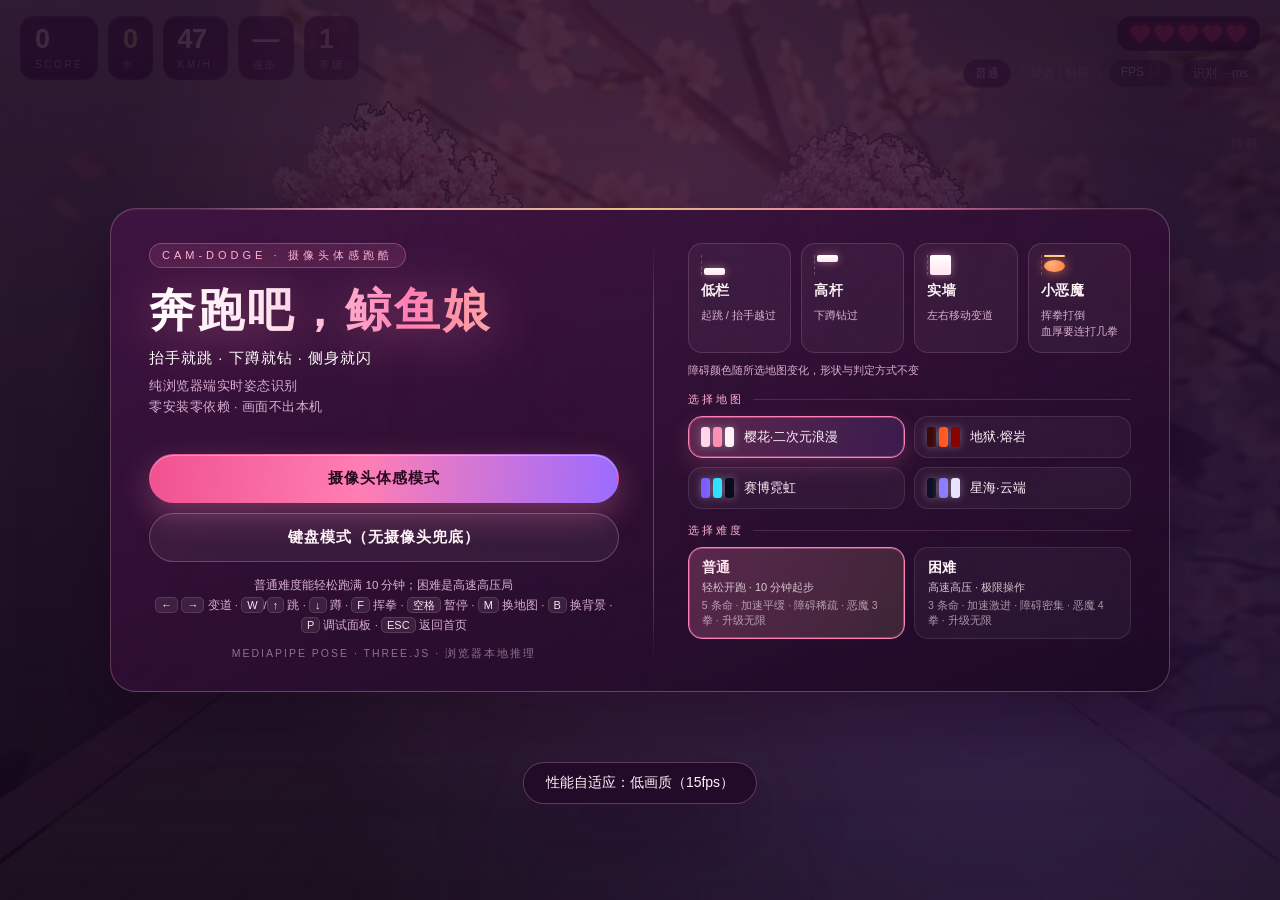
<file: index.html>
<!DOCTYPE html>
<html lang="zh-CN">
<head>
<meta charset="utf-8">
<meta name="viewport" content="width=device-width,initial-scale=1,maximum-scale=1,user-scalable=no">
<title>奔跑吧，鲸鱼娘 · 摄像头体感跑酷</title>
<link rel="stylesheet" href="./css/style.css">

<!-- 离线版：依赖全部指向本地 vendor/ 目录，断网也能跑 -->
<script type="importmap">
{
  "imports": {
    "three": "./vendor/three.module.js",
    "three/addons/": "./vendor/addons/",
    "@mediapipe/tasks-vision": "./vendor/vision_bundle.mjs"
  }
}
</script>
<script>
  // 未捕获异常：既浮出到 toast（现场排障），也存进 __err 缓冲。
  // 缓冲这一份是必要的：这段脚本在 <head> 里执行时 <body> 还没解析，
  // getElementById('toast') 拿到的是 null —— 只挂 toast 的话，
  // 模块加载阶段的异常会被静默吞掉，控制台没开就完全查不到。
  // 自动化测试（tools/headless-check.mjs）也靠这个缓冲拿页面内错误。
  window.__err = [];
  window.addEventListener('error', (e) => {
    const msg = String((e && (e.message || (e.error && e.error.message))) || e);
    window.__err.push(msg);
    const t = document.getElementById('toast');
    if (t) { t.textContent = '脚本错误: ' + msg; t.classList.add('show'); }
  });
  window.addEventListener('unhandledrejection', (e) => {
    const r = e.reason;
    const msg = 'unhandled: ' + ((r && r.message) ? r.message : String(r));
    window.__err.push(msg);
    const t = document.getElementById('toast');
    if (t) { t.textContent = '异步错误: ' + msg; t.classList.add('show'); }
  });
  const abs = (p) => new URL(p, location.href).href;
  window.CAMRUN_CONFIG = {
    mode: 'local',
    wasmBase: abs('./vendor/'),
    modelUrl: abs('./vendor/pose_landmarker_lite.task'),
    // 快速模型认不出人时会现场切换到高精度模型（同目录，离线可用）
    modelUrlFull: abs('./vendor/pose_landmarker_full.task'),
  };
</script>
</head>
<body>

<div id="app">
  <!-- 3D 场景 -->
  <div id="stage"></div>

  <!-- 顶部 HUD -->
  <div id="hud">
    <div class="hud-left">
      <div class="metric"><b id="score">0</b><span>SCORE</span></div>
      <div class="metric dist"><b id="dist">0</b><span>米</span></div>
      <div class="metric"><b id="speed">0</b><span>KM/H</span></div>
      <div class="metric combo"><b id="combo">—</b><span>连击</span></div>
      <div class="metric lvlm"><b id="level">1</b><span>等级</span></div>
    </div>
    <div class="hud-right">
      <div id="lives" class="lives"></div>
      <div class="row">
        <span id="diff" class="pill">普通</span>
        <span id="mode" class="pill">—</span>
        <span class="pill ghost">FPS <i id="fps">0</i></span>
        <span class="pill ghost">识别 <i id="ai-ms">—</i>ms</span>
      </div>
      <div id="punch-hint" class="punch-hint">挥拳！</div>
      <div id="gesture" class="gesture">待机</div>
    </div>
  </div>

  <!-- 摄像头面板 -->
  <div id="cam-panel">
    <div class="cam-head">
      <span>实时姿态识别</span>
      <button id="btn-debug" class="mini">调试</button>
    </div>
    <div class="cam-wrap">
      <video id="video" playsinline muted></video>
      <canvas id="overlay"></canvas>
    </div>
    <div id="debug"></div>
    <div class="cam-foot">依赖：<span id="dep-info">—</span> · 画面不出本机</div>
  </div>

  <!-- 触屏控制（移动端/平板演示）：左侧方向盘 + 右侧动作键，两手拇指各自够得着 -->
  <div id="touchpad" class="tp-left">
    <button id="tb-left" class="tb" aria-label="左移">◀</button>
    <button id="tb-right" class="tb" aria-label="右移">▶</button>
  </div>
  <div id="touchpad-act" class="tp-right">
    <button id="tb-duck" class="tb" aria-label="下蹲">蹲</button>
    <button id="tb-jump" class="tb" aria-label="跳跃">跳</button>
    <button id="tb-punch" class="tb punch" aria-label="挥拳">拳</button>
  </div>

  <!-- 局内小控件（暂停时也要能按到：暂停遮罩 z-index 高于 HUD 但低于这里） -->
  <div id="mobile-hud">
    <button id="tb-pause" class="mini-btn" aria-label="暂停">❙❙</button>
    <button id="tb-theme" class="mini-btn" aria-label="换地图">图</button>
    <button id="tb-bg" class="mini-btn" aria-label="换背景">景</button>
    <button id="tb-exit" class="mini-btn" aria-label="返回首页">✕</button>
  </div>

  <!-- 开始屏 -->
  <div id="screen-start" class="screen show">
    <div class="petals" aria-hidden="true"><i></i><i></i><i></i><i></i><i></i><i></i><i></i><i></i><i></i><i></i><i></i><i></i></div>
    <div class="panel start-split">
      <!-- 左栏：品牌与入口 -->
      <div class="start-left">
        <div class="brand">
          <div class="brand-kicker">CAM-DODGE · 摄像头体感跑酷</div>
          <h1 class="zh">奔跑吧，<em>鲸鱼娘</em></h1>
          <p class="tagline">抬手就跳 · 下蹲就钻 · 侧身就闪</p>
          <p class="lead">纯浏览器端实时姿态识别<br>零安装零依赖 · 画面不出本机</p>
        </div>
        <div class="btns start-btns">
          <button id="btn-pose" class="primary">摄像头体感模式</button>
          <button id="btn-keyboard" class="ghost">键盘模式（无摄像头兜底）</button>
        </div>
        <p id="start-hint" class="hint">普通难度能轻松跑满 10 分钟；困难是高速高压局<br>
          <kbd>←</kbd> <kbd>→</kbd> 变道 · <kbd>W</kbd>/<kbd>↑</kbd> 跳 · <kbd>↓</kbd> 蹲 · <kbd>F</kbd> 挥拳 · <kbd>空格</kbd> 暂停 · <kbd>M</kbd> 换地图 · <kbd>B</kbd> 换背景 · <kbd>P</kbd> 调试面板 · <kbd>ESC</kbd> 返回首页</p>
        <p id="start-hint-touch" class="hint">左下 <b>◀ ▶</b> 变道 · 右下 <b>跳 / 蹲 / 拳</b> 动作<br>
          右上 <b>❙❙</b> 暂停、<b>图</b> 换地图、<b>景</b> 换背景、<b>✕</b> 返回首页</p>
        <p class="tech-line">MEDIAPIPE POSE · THREE.JS · 浏览器本地推理</p>
      </div>

      <!-- 分隔线 -->
      <div class="start-divider" aria-hidden="true"></div>

      <!-- 右栏：玩法与配置 -->
      <div class="start-right">
        <div class="rules">
          <div class="rule"><i class="sw low"></i><b>低栏</b><span>起跳 / 抬手越过</span></div>
          <div class="rule"><i class="sw high"></i><b>高杆</b><span>下蹲钻过</span></div>
          <div class="rule"><i class="sw wall"></i><b>实墙</b><span>左右移动变道</span></div>
          <div class="rule"><i class="sw mob"></i><b>小恶魔</b><span>挥拳打倒<br>血厚要连打几拳</span></div>
        </div>
        <p class="rules-note">障碍颜色随所选地图变化，形状与判定方式不变</p>

        <div class="map-label">选择地图</div>
        <div id="theme-picker" class="theme-picker"></div>

        <div class="map-label">选择难度</div>
        <div id="mode-picker" class="mode-picker"></div>
      </div>
    </div>
  </div>

  <!-- 标定屏 -->
  <div id="screen-calib" class="screen">
    <div class="petals" aria-hidden="true"><i></i><i></i><i></i><i></i><i></i><i></i><i></i><i></i><i></i><i></i><i></i><i></i></div>
    <div class="panel slim">
      <h2>姿态标定</h2>
      <p id="calib-text" class="sub">请站直、正对摄像头</p>
      <div class="bar"><div id="calib-bar"></div></div>
      <div id="cam-diag" class="cam-diag"></div>
      <div class="btns slim-btns">
        <button id="btn-skip-calib" class="ghost">跳过标定，直接开跑</button>
      </div>
      <p class="hint">站位建议：距摄像头 1.5–2.5 米，全身入镜效果最佳；<br>空间受限时只露上半身也能玩（自动切换半身模式）。</p>
    </div>
  </div>

  <!-- 结束屏 -->
  <div id="screen-over" class="screen">
    <div class="petals" aria-hidden="true"><i></i><i></i><i></i><i></i><i></i><i></i><i></i><i></i><i></i><i></i><i></i><i></i></div>
    <div class="panel">
      <div class="brand" style="margin-bottom:16px">
        <div class="brand-kicker">RUN COMPLETE</div>
        <h2>这一趟到此为止</h2>
      </div>
      <div id="over-stats" class="stats"></div>
      <div class="btns row2">
        <button id="btn-restart" class="primary">再来一局</button>
        <button id="btn-back" class="ghost">返回首页</button>
      </div>
    </div>
  </div>

  <div id="toast"></div>

  <!-- 竖屏提示（仅触屏竖屏可见） -->
  <div id="rotate-tip">↻ 横屏握持，视野更宽、拇指更好按</div>

  <!-- 暂停遮罩（空格触发）-->
  <div id="pause-layer">
    <div class="pause-box">
      <div class="pause-icon">❙❙</div>
      <h2>已暂停</h2>
      <p class="pause-keys">空格 继续 · B 换背景 · M 换地图 · ESC 返回首页</p>
      <div class="btns row2 pause-btns">
        <button id="btn-resume" class="primary">继续</button>
        <button id="btn-pause-theme" class="ghost">换地图</button>
        <button id="btn-pause-exit" class="ghost">返回首页</button>
      </div>
    </div>
  </div>
</div>

<script type="module" src="./js/main.js"></script>
</body>
</html>
</file>
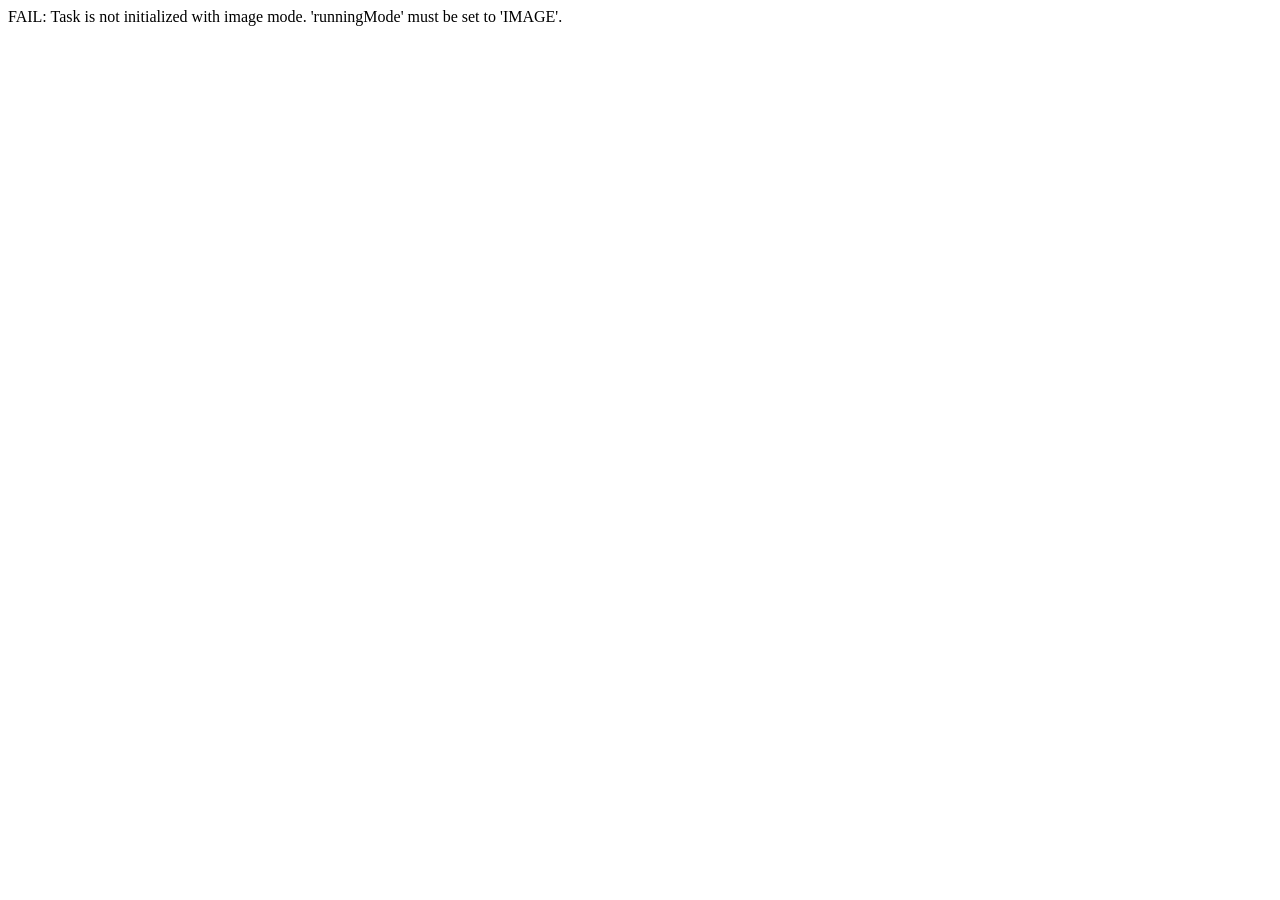
<file: tools/e2e-model.html>
<!DOCTYPE html>
<html lang="zh-CN">
<head>
<meta charset="utf-8">
<title>model-e2e</title>
<script type="importmap">
{
  "imports": {
    "three": "/vendor/three.module.js",
    "@mediapipe/tasks-vision": "/vendor/vision_bundle.mjs"
  }
}
</script>
<script>
  window.CAMRUN_CONFIG = { mode: 'local', wasmBase: '/vendor/', modelUrl: '/vendor/pose_landmarker_lite.task' };
</script>
</head>
<body>
<script type="module">
  // 端到端验证：不碰摄像头，只验证本地 wasm + 模型能否加载、能否出一次推理结果
  const set = (t) => { document.title = t; document.body.textContent = t; };
  try {
    set('step1: importing pose.js');
    const { PoseLandmarker, FilesetResolver } = await import('@mediapipe/tasks-vision');
    set('step2: fileset');
    const fileset = await FilesetResolver.forVisionTasks(window.CAMRUN_CONFIG.wasmBase);
    set('step3: creating landmarker (GPU)');
    let delegate = 'GPU';
    let landmarker;
    const common = {
      runningMode: 'VIDEO', numPoses: 1,
      minPoseDetectionConfidence: 0.5, minPosePresenceConfidence: 0.5, minTrackingConfidence: 0.5,
      outputSegmentationMasks: false,
    };
    try {
      landmarker = await PoseLandmarker.createFromOptions(fileset, {
        baseOptions: { modelAssetPath: window.CAMRUN_CONFIG.modelUrl, delegate: 'GPU' }, ...common });
    } catch (e) {
      set('step3b: GPU failed -> CPU');
      landmarker = await PoseLandmarker.createFromOptions(fileset, {
        baseOptions: { modelAssetPath: window.CAMRUN_CONFIG.modelUrl, delegate: 'CPU' }, ...common });
      delegate = 'CPU';
    }
    set('step4: landmarker ready (' + delegate + '), warm-up');
    // 用一张纯色画布做一次假推理，确认 detect 路径不抛异常
    const cv = document.createElement('canvas'); cv.width = 256; cv.height = 256;
    const ctx = cv.getContext('2d'); ctx.fillStyle = '#333'; ctx.fillRect(0, 0, 256, 256);
    const bmp = await createImageBitmap(cv);
    const t0 = performance.now();
    const res = landmarker.detect(bmp);
    const ms = (performance.now() - t0).toFixed(0);
    set('OK delegate=' + delegate + ' detect=' + ms + 'ms poses=' + (res.landmarks ? res.landmarks.length : 0));
    landmarker.close();
  } catch (e) {
    set('FAIL: ' + (e && e.message || e));
    console.error(e);
  }
</script>
</body>
</html>
</file>
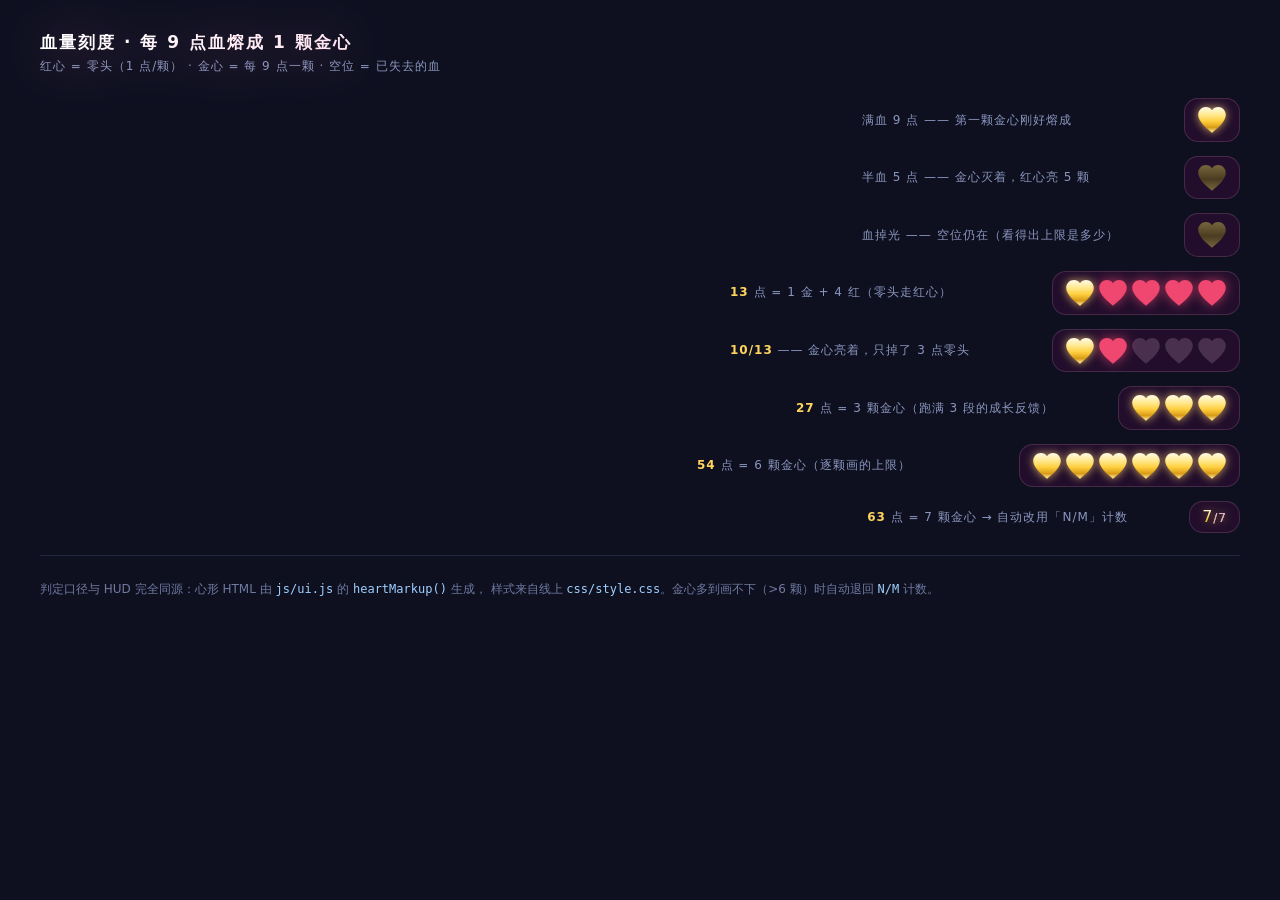
<file: tools/preview-hud.html>
<!DOCTYPE html>
<html lang="zh-CN">
<head>
<meta charset="utf-8">
<title>hud-ready</title>
<!-- 关键：引的是线上那份 style.css —— 展台只负责排版，心的观感必须和游戏里一模一样，
     否则"截图好看、实机难看"就没有意义了。 -->
<link rel="stylesheet" href="../css/style.css">
<!-- heartMarkup 在 js/ui.js 里，而 ui.js 顶层会 import three（scene.js 链上来的）——
     没有这张映射表模块链第一步就会挂，页面只剩静态框架（踩过：截图出来全是空的）。 -->
<script type="importmap">
{
  "imports": {
    "three": "../vendor/three.module.js",
    "@mediapipe/tasks-vision": "../vendor/vision_bundle.mjs"
  }
}
</script>
<style>
  /* 只给展台用的底色与排版 */
  body {
    margin: 0; padding: 34px 40px; background: #0e1020; color: #e8ecff;
    font-family: -apple-system, "Segoe UI", "Microsoft YaHei", system-ui, sans-serif;
  }
  h1 { font-size: 17px; font-weight: 800; letter-spacing: 2px; margin: 0 0 4px; }
  .sub { font-size: 12px; color: #8b96bd; letter-spacing: 1px; margin-bottom: 22px; }
  .row { display: flex; align-items: center; gap: 22px; margin: 0 0 14px; }
  .cap { width: 300px; font-size: 12px; color: #8b96bd; letter-spacing: 1px; flex: 0 0 auto; }
  .cap b { color: #ffd45e; font-weight: 700; }
  /* 覆盖 HUD 里的"右对齐 + 限宽"（那是压在右上角用的），展台要左对齐、不换行挤压 */
  .v .lives { max-width: none; justify-content: flex-start; font-size: 30px; gap: 3px; }
  .sep { height: 1px; background: #232744; margin: 22px 0; }
  .note { font-size: 12px; color: #6f7aa0; line-height: 1.9; }
  code { color: #9fd0ff; font-size: 12px; }
</style>
</head>
<body>
  <h1>血量刻度 · 每 9 点血熔成 1 颗金心</h1>
  <div class="sub">红心 = 零头（1 点/颗） · 金心 = 每 9 点一颗 · 空位 = 已失去的血</div>

  <div id="rows"></div>

  <div class="sep"></div>
  <div class="note">
    判定口径与 HUD 完全同源：心形 HTML 由 <code>js/ui.js</code> 的 <code>heartMarkup()</code> 生成，
    样式来自线上 <code>css/style.css</code>。金心多到画不下（&gt;6 颗）时自动退回 <code>N/M</code> 计数。
  </div>

<script type="module">
import { heartMarkup, GOLD_HEART } from '../js/ui.js';

// 每行：当前血量 / 上限 / 说明
const CASES = [
  [9, 9, '满血 9 点 —— 第一颗金心刚好熔成'],
  [5, 9, '半血 5 点 —— 金心灭着，红心亮 5 颗'],
  [0, 9, '血掉光 —— 空位仍在（看得出上限是多少）'],
  [13, 13, '13 点 = 1 金 + 4 红（零头走红心）'],
  [10, 13, '10/13 —— 金心亮着，只掉了 3 点零头'],
  [27, 27, '27 点 = 3 颗金心（跑满 3 段的成长反馈）'],
  [54, 54, '54 点 = 6 颗金心（逐颗画的上限）'],
  [63, 63, '63 点 = 7 颗金心 → 自动改用「N/M」计数'],
];

const rows = document.getElementById('rows');
for (const [lives, total, desc] of CASES) {
  const row = document.createElement('div');
  row.className = 'row';
  const cap = document.createElement('div');
  cap.className = 'cap';
  cap.innerHTML = desc.replace(/(\d+)\s*\/\s*(\d+)/, '<b>$1/$2</b>').replace(/^(\d+) 点/, '<b>$1</b> 点');
  const v = document.createElement('div');
  v.className = 'v';
  const lives_ = document.createElement('div');
  lives_.className = 'lives';
  lives_.innerHTML = heartMarkup(lives, total);
  lives_.title = `${lives} / ${total} 点血量`;
  v.appendChild(lives_);
  row.appendChild(cap);
  row.appendChild(v);
  rows.appendChild(row);
}
document.title = 'hud-ready';
</script>
</body>
</html>
</file>
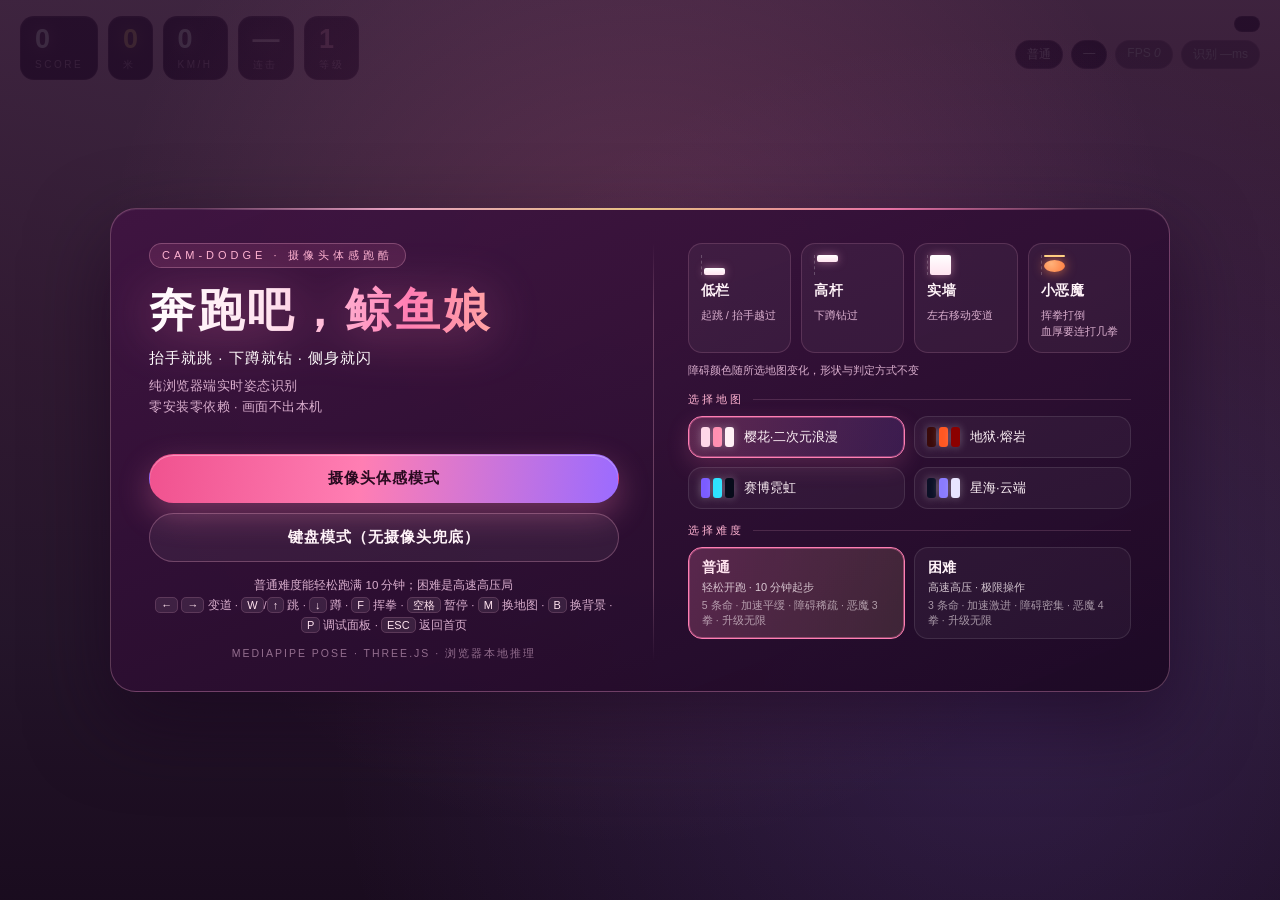
<file: tools/preview-ui.html>
<!DOCTYPE html>
<html lang="zh-CN">
<head>
<meta charset="utf-8">
<title>ui-loading</title>
<!-- 引的是**线上那份** index.html 的结构与 css/style.css，
     否���会变成"截图好看、实机难看" —— 展台只负责把状态摆出来，不改视觉。 -->
<link rel="stylesheet" href="../css/style.css">
<!-- ui.js 顶层 import three（scene.js 链上来的），没有这张表第一步就挂 -->
<script type="importmap">
{
  "imports": {
    "three": "../vendor/three.module.js",
    "@mediapipe/tasks-vision": "../vendor/vision_bundle.mjs"
  }
}
</script>
<style>
  /* 展台专用：用渐变假装地图底色，验证 HUD 在"浅景(樱花)"和"暗景(地狱)"下都读得清。
     真实 AMBIENT 由 Three.js 负责，这里只要给出一个足够恶劣的对比背景就够了。
     注意层级：style.css 给 html/body 都上了不透明底色，body 的底色会盖住
     z-index:-1 的固定元素 —— 所以这里 z-index 取 0，再让 #app 抬到 1。 */
  #fake-scene { position: fixed; inset: 0; z-index: 0; }
  #app { z-index: 1; }
  #fake-scene.sakura {
    background:
      radial-gradient(circle at 22% 18%, #ffd9e8 0%, transparent 45%),
      linear-gradient(180deg, #ffc4dd 0%, #f7a8c8 38%, #e7d3ea 70%, #cf9ec0 100%);
  }
  #fake-scene.hell {
    background:
      radial-gradient(circle at 50% 92%, #ff7a2e 0%, transparent 46%),
      linear-gradient(180deg, #2b0a18 0%, #4a1010 40%, #7a2410 72%, #1a0408 100%);
  }
  /* 无头截图会把入场动画截在起点附近（半透明帧，实测整块面板几乎看不见）——
     展台只要稳态，入场动画一律关掉；樱花瓣保留（要复核的就是它在飘的效果）。 */
  .screen.show, .panel, .pause-box, #cam-panel.show, #toast { animation: none !important; }
</style>
</head>
<body>
<div id="fake-scene"></div>

<script type="module">
import { UI } from '../js/ui.js';

// 说明：这个展台不渲染 3D，只是把 index.html 的真实 DOM 抓过来、填上有代表性的数值，
// 用来出图复核"整站改版"后的观感。三条原则：
//   ① DOM 来自线上 index.html（不复制粘贴，不会各走各的）；
//   ② 数值由 js/ui.js 的同一套方法生成（heartMarkup / showOver / setCamDiag…）；
//   ③ 状态由 URL 的 ?state= 指定：start / hud / pause / over / calib。
const params = new URLSearchParams(location.search);
const state = params.get('state') || 'start';
const bg = params.get('bg') || 'sakura';

const fake = document.getElementById('fake-scene');
fake.className = bg;

// ① 抓真实 DOM 注入（innerHTML 不会执行 <script>，所以 main.js 不会跑起来抢事）
const html = await (await fetch('../index.html')).text();
const doc = new DOMParser().parseFromString(html, 'text/html');
const app = doc.getElementById('app');
document.body.insertBefore(app, fake.nextSibling ? fake.nextSibling : null);
// 移除老式写法带来的重复 id（如果 index.html 里还有别的入口）无所谓，这里只有 #app

// ② 用真实的 UI 类摆状态
const ui = new UI();
ui.buildThemePicker(() => {});
ui.setTheme(params.get('theme') || 'sakura');
ui.buildModePicker(() => {});
ui.setMode('normal');

/** 一次有代表性的对战进度：连击、等级、以及"20/32 血 = 2 金 + 2 红" */
const demo = {
  score: 128450, distance: 1860, speed: 18.5,
  combo: 7, level: 6, lives: 20, livesMax: 32,
};
const demoExtra = {
  demonInRange: state !== 'pause',
  demonApproaching: state === 'pause',
  gestureLabel: '识别到出拳',
  modeLabel: '体感', modeClass: 'ok',
  diffLabel: '困难',
};

const summary = {
  score: 128450, distance: 1860, cleared: 42, demons: 9,
  bestCombo: 14, level: 7, modeLabel: '困难',
};

if (state === 'hud' || state === 'pause' || state === 'hudmobile' || state === 'pausemobile') {
  ui.hideAllScreens();
  ui.updateHUD(demo, demoExtra);
  ui.el.fps.textContent = '60'; ui.el.fps.className = 'good';
  ui.setAi(11);
  document.getElementById('dep-info').textContent = '本地 vendor';
  if (state === 'pause' || state === 'pausemobile') ui.setPaused(true);
} else if (state === 'over') {
  ui.updateHUD(demo, demoExtra);
  ui.showOver(summary);
} else if (state === 'calib') {
  ui.showScreen('calib');
  ui.setCalibProgress(0.62, '保持站立 · 正在采集基准姿态 <b>62%</b>');
  ui.setCamDiag([
    ['画面亮度', '0.42'],
    ['人体置信度', '0.86'],
    ['可见关键点', '28 / 33'],
    ['距画面占比', '0.54'],
  ], '再往后退半步，让头顶到胯部完整入镜。');
}
// state === 'start' 时保留 index.html 自带的 .show（就是首屏默认态），什么都不用做

document.title = 'ui-ready';
</script>
</body>
</html>
</file>
<file: css/style.css>
/* Cam-Dodge UI —— 樱粉二次元浪漫主题
 *
 * 设计约束（和之前的霓虹版一样，这三条不能破）：
 *   1. HUD 是压在 3D 场景之上的 —— 场景会从樱花粉切到地狱熔岩，
 *      所以面板一律走"深色玫瑰玻璃 + 半透明模糊"，任何背景下都读得清；
 *      粉色只做点缀与发光，绝不做大面积浅色底（否则地狱图瞬间瞎）。
 *   2. 所有 id / 状态类都由 js/ui.js 与 js/main.js 驱动，改样式不能改契约。
 *   3. 现场要投屏/录像，字号与对比度按"最后一排也看得清"来定。
 */

:root {
  /* —— 樱粉主色 —— */
  --sakura: #ffb3d2;
  --rose: #ff7eb3;
  --rose-deep: #f0528f;
  --blossom: #ffe3ef;
  --gold: #ffd98a;
  --gold-deep: #e5a94f;
  --violet: #9b6bff;
  --cyan: #6fe6ff;

  /* —— 深色底（玻璃）—— */
  --plum: #2a1030;
  --plum-2: #1a0a20;
  --glass: rgba(45, 18, 52, 0.62);
  --glass-strong: rgba(38, 14, 46, 0.86);
  --line: rgba(255, 179, 210, 0.28);
  --line-soft: rgba(255, 179, 210, 0.16);

  --fg: #fff3f8;
  --dim: #d9aecd;
  --red: #ef476f;
  --green: #4ce0b3;
  --orange: #ffab5e;

  --r-lg: 22px;
  --r-md: 14px;
  --r-sm: 10px;
  --shadow-lg: 0 30px 80px rgba(24, 4, 30, 0.55);
  --glow-pink: 0 0 24px rgba(255, 126, 179, 0.45);
  --glow-gold: 0 0 22px rgba(255, 217, 138, 0.5);
}

* { box-sizing: border-box; }

html, body {
  margin: 0; padding: 0;
  height: 100%; overflow: hidden;
  background: var(--plum-2); color: var(--fg);
  font-family: -apple-system, "PingFang SC", "Hiragino Sans GB", "Microsoft YaHei", "Segoe UI", Roboto, sans-serif;
  -webkit-user-select: none; user-select: none;
  -webkit-font-smoothing: antialiased;
  /* 移动端：整体禁掉双击缩放与橡皮筋回弹，否则按方向键会连带把页面拖走 */
  touch-action: manipulation;
  overscroll-behavior: none;
}
/* 触屏设备再收紧一档：只有开始/结束这类"内容屏"允许滚动，
   游玩界面彻底不响应滚动 —— 方向键连按再快也不会滑走画面 */
@media (pointer: coarse) {
  html, body { touch-action: none; }
  .screen { touch-action: pan-y; }
}

/* 操作提示二选一：桌面端报键位，触屏端报按钮位置 */
#start-hint-touch { display: none; }
@media (pointer: coarse) {
  #start-hint { display: none; }
  #start-hint-touch { display: block; }
}

#app { position: fixed; inset: 0; }
#stage { position: absolute; inset: 0; }
#stage canvas { display: block; }

/* 通用：荧光描边分隔 / 标签 */
.eyebrow {
  font-size: 11px; letter-spacing: 3px; text-transform: uppercase;
  color: var(--sakura); opacity: .85;
}

/* ============================================================
   HUD —— 顶部作战信息条
   每个数值都装在独立的玻璃小格里：跑图背景千变万化，
   裸文字压在画面上一定会在某一张图里丢失可读性。
   ============================================================ */
#hud {
  position: absolute; top: 0; left: 0; right: 0;
  display: flex; justify-content: space-between; align-items: flex-start;
  gap: 16px;
  padding: 16px 20px; pointer-events: none;
}

.hud-left { display: flex; gap: 10px; flex-wrap: wrap; }
.hud-right { display: flex; flex-direction: column; align-items: flex-end; gap: 8px; }

.metric {
  display: flex; flex-direction: column; align-items: flex-start; line-height: 1.1;
  padding: 8px 14px 9px; border-radius: var(--r-md);
  /* 不用 backdrop-filter：无头/软件渲染下全屏模糊会把帧率拖垮（实测 3fps，
     连标定的超时兜底都被饿死）。对比度靠提高底色不透明度来保。 */
  background: rgba(40, 15, 48, .78);
  border: 1px solid var(--line-soft);
  box-shadow: inset 0 1px 0 rgba(255, 255, 255, .07);
}
.metric b {
  font-size: 27px; font-weight: 800; letter-spacing: -0.5px;
  font-variant-numeric: tabular-nums;
  color: #fff;
  text-shadow: 0 0 16px rgba(255, 179, 210, .55);
}
.metric span {
  font-size: 10px; color: var(--dim); letter-spacing: 2.5px; margin-top: 4px;
}
/* 距离：暖金，和"分数/等级"在颜色上分区 */
.metric.dist b { color: var(--gold); text-shadow: 0 0 16px rgba(255, 217, 138, .5); }
.metric.lvlm b { color: var(--sakura); text-shadow: var(--glow-pink); }
.metric.combo b { color: var(--blossom); }
#combo.hot { color: var(--gold); text-shadow: var(--glow-gold); }

/* 血量：红心 1 点 / 颗；攒满 9 点熔成 1 颗金心（换算见 ui.js 的 heartMarkup）。
   用 flex + wrap：等级不设上限，心会一直增多，要能自动换行。 */
.lives {
  font-size: 21px;
  display: flex; flex-wrap: wrap; justify-content: flex-end;
  gap: 3px; line-height: 1; max-width: 300px;
  padding: 7px 12px; border-radius: var(--r-md);
  background: rgba(40, 15, 48, .78);
  border: 1px solid var(--line-soft);
}
/* 心形是内联 SVG（不能用字符 ♥ —— Windows 上会被 Segoe UI Emoji 彩色字形接管，
   渐变和 color 全部失效，金心永远显示成 emoji 红）。 */
.lives svg { width: 1em; height: 0.92em; display: block; overflow: visible; }
.lives .on {
  color: var(--red);
  filter: drop-shadow(0 0 6px rgba(239, 71, 111, .7));
}
.lives .off { color: rgba(217, 174, 205, .22); }
.lives .gold.on {
  filter: drop-shadow(0 0 5px rgba(255, 217, 138, .7))
          drop-shadow(0 1px 0 rgba(96, 58, 0, .5));
}
.lives .gold.off { filter: none; }
.lives .xcount {
  font-size: 16px; letter-spacing: 1px; align-self: center;
  background: linear-gradient(180deg, #fffbe8 0%, #ffcf3f 60%, #d99b16 100%);
  -webkit-background-clip: text; background-clip: text;
  -webkit-text-fill-color: transparent; color: #ffcf3f;
  filter: drop-shadow(0 0 5px rgba(255, 208, 92, .6));
}
.lives .xcount i { font-style: normal; font-size: 12px; color: var(--dim); -webkit-text-fill-color: var(--dim); }

/* 该挥拳了：先在"还有 0.45 秒进窗口"时弱亮「来了！」，
   真进窗口再换成强亮的「挥拳！」（两档的由来见 game.js 的 demonApproaching）。 */
.punch-hint {
  font-size: 15px; font-weight: 800; letter-spacing: 3px;
  padding: 6px 14px; border-radius: 999px;
  color: #4a1428; background: linear-gradient(92deg, var(--gold), var(--rose));
  opacity: 0; transform: scale(.9);
  box-shadow: 0 0 24px rgba(255, 126, 179, .55);
  transition: opacity .12s ease; pointer-events: none;
}
.punch-hint.show { opacity: 1; animation: punchPulse .48s ease-in-out infinite alternate; }
.punch-hint.soon {
  opacity: .72;
  color: #eafaff; background: rgba(111, 230, 255, .16);
  border: 1px solid rgba(111, 230, 255, .35);
  box-shadow: 0 0 18px rgba(111, 230, 255, .35);
  letter-spacing: 2px;
}
@keyframes punchPulse {
  from { transform: scale(.95); }
  to   { transform: scale(1.06); }
}

.row { display: flex; gap: 8px; flex-wrap: wrap; justify-content: flex-end; }
.pill {
  font-size: 12px; padding: 5px 11px; border-radius: 999px;
  background: rgba(40, 15, 48, .78); border: 1px solid var(--line);
  color: var(--fg); white-space: nowrap;
}
.pill.ok { background: rgba(76, 224, 179, .16); border-color: rgba(76, 224, 179, .45); color: var(--green); }
.pill.warn { background: rgba(255, 171, 94, .16); border-color: rgba(255, 171, 94, .45); color: var(--orange); }
.pill.kb { background: rgba(217, 174, 205, .12); border-color: rgba(217, 174, 205, .32); color: var(--dim); }
.pill.ghost { background: rgba(45, 18, 52, .42); }
#fps.good, #ai-ms.good { color: var(--green); }
#fps.warn, #ai-ms.warn { color: var(--orange); }
#fps.bad, #ai-ms.bad { color: var(--red); }

.gesture {
  font-size: 13px; color: var(--sakura); letter-spacing: 1.5px;
  min-height: 18px; text-shadow: 0 0 14px rgba(255, 179, 210, .55);
}

/* ============================================================
   摄像头面板
   ============================================================ */
#cam-panel {
  position: absolute; left: 20px; bottom: 20px; width: 272px;
  background: rgba(36, 13, 44, .92); border: 1px solid var(--line); border-radius: 18px;
  box-shadow: var(--shadow-lg), inset 0 1px 0 rgba(255, 255, 255, .06);
  overflow: hidden; display: none;
}
#cam-panel.show { display: block; animation: cardIn .26s ease-out; }
@keyframes cardIn { from { opacity: 0; transform: translateY(10px); } to { opacity: 1; transform: none; } }

.cam-head {
  display: flex; justify-content: space-between; align-items: center;
  padding: 9px 13px; font-size: 12px; color: var(--sakura);
  border-bottom: 1px solid var(--line-soft);
  letter-spacing: 1px;
}
.cam-wrap { position: relative; width: 100%; aspect-ratio: 4 / 3; background: #150517; }
#video, #overlay { position: absolute; inset: 0; width: 100%; height: 100%; }
#video { object-fit: cover; transform: scaleX(-1); }  /* 镜像，符合照镜子直觉 */
#overlay { transform: scaleX(-1); }
.cam-foot { padding: 7px 13px; font-size: 11px; color: var(--dim); }

button.mini {
  background: rgba(255, 126, 179, .16); border: 1px solid var(--line);
  color: var(--fg); border-radius: 8px; font-size: 11px; padding: 3px 9px; cursor: pointer;
  transition: background .15s, transform .12s;
}
button.mini:hover { background: rgba(255, 126, 179, .28); transform: translateY(-1px); }

#debug {
  display: none; padding: 9px 13px; font-size: 11px; line-height: 1.65;
  font-family: ui-monospace, Menlo, Consolas, monospace;
  border-top: 1px solid var(--line-soft); color: var(--dim);
  max-height: 190px; overflow: auto;
}
#debug.show { display: block; }
#debug div { display: flex; justify-content: space-between; gap: 10px; }
#debug i { font-style: normal; opacity: .7; }
#debug b { color: var(--cyan); font-weight: 600; }

/* ============================================================
   全屏面板（开始 / 标定 / 结算）
   ============================================================ */
/* 居中用子元素的 margin:auto 而不是 align-items:center ——
   flex 居中在\"内容高过容器\"时会把顶部裁掉，而且**滚不上去**（经典 flex overflow 陷阱）。
   margin:auto 既能居中，又能在放不下时自动退化为顶对齐 + 可滚动，内容永远看得到。 */
.screen {
  position: absolute; inset: 0; display: none;
  align-items: flex-start; justify-content: center;
  padding: 24px; overflow: auto;
  background:
    radial-gradient(circle at 50% 34%, rgba(255, 126, 179, .18), transparent 62%),
    radial-gradient(circle at 78% 78%, rgba(155, 107, 255, .16), transparent 55%),
    linear-gradient(180deg, rgba(30, 8, 36, .86), rgba(16, 4, 22, .95));
}
.screen > * { margin: auto; flex: 0 0 auto; }   /* 居中且不压缩，超高时自动顶对齐可滚动 */
.screen.show { display: flex; animation: screenIn .26s ease-out; }
@keyframes screenIn { from { opacity: 0; } to { opacity: 1; } }

/* 飘落的樱花瓣：只在全屏面板可见时才存在 ——
   游戏进行中 .screen 是 display:none，动画不会消耗任何帧。 */
.petals { position: absolute; inset: 0; overflow: hidden; pointer-events: none; }
.petals i {
  position: absolute; top: -6vh; width: 12px; height: 12px; opacity: 0;
  /* 不加 box-shadow：软件渲染下每片一层阴影 ×12 片常驻动画，会持续吃合成预算 */
  background: radial-gradient(circle at 30% 30%, #fff0f6, var(--sakura) 62%, rgba(255, 126, 179, .2));
  border-radius: 100% 0 100% 0;
  animation: petalFall linear infinite;
}
@keyframes petalFall {
  0%   { transform: translate3d(0, -8vh, 0) rotate(0deg); opacity: 0; }
  8%   { opacity: .85; }
  100% { transform: translate3d(6vw, 112vh, 0) rotate(420deg); opacity: 0; }
}
.petals i:nth-child(1)  { left: 6%;  animation-duration: 13s; animation-delay: 0s;    transform: scale(.8); }
.petals i:nth-child(2)  { left: 14%; animation-duration: 17s; animation-delay: 2.4s;  transform: scale(1.1); }
.petals i:nth-child(3)  { left: 23%; animation-duration: 15s; animation-delay: 5.1s;  transform: scale(.65); }
.petals i:nth-child(4)  { left: 32%; animation-duration: 19s; animation-delay: 1.2s;  transform: scale(.95); }
.petals i:nth-child(5)  { left: 44%; animation-duration: 14s; animation-delay: 7.4s;  transform: scale(.75); }
.petals i:nth-child(6)  { left: 55%; animation-duration: 18s; animation-delay: 3.3s;  transform: scale(1.05); }
.petals i:nth-child(7)  { left: 64%; animation-duration: 16s; animation-delay: 6.2s;  transform: scale(.7); }
.petals i:nth-child(8)  { left: 73%; animation-duration: 20s; animation-delay: .6s;   transform: scale(1); }
.petals i:nth-child(9)  { left: 82%; animation-duration: 15s; animation-delay: 8.8s;  transform: scale(.85); }
.petals i:nth-child(10) { left: 90%; animation-duration: 18s; animation-delay: 4.5s;  transform: scale(.6); }
.petals i:nth-child(11) { left: 96%; animation-duration: 21s; animation-delay: 9.6s;  transform: scale(.9); }
.petals i:nth-child(12) { left: 38%; animation-duration: 22s; animation-delay: 11s;   transform: scale(.55); }
@media (prefers-reduced-motion: reduce) { .petals { display: none; } }

.panel {
  position: relative;
  width: min(700px, 94vw); padding: 30px 34px 26px;
  background: linear-gradient(158deg, rgba(64, 20, 66, .92), rgba(28, 9, 36, .95));
  border: 1px solid var(--line); border-radius: 26px;
  box-shadow: var(--shadow-lg), inset 0 1px 0 rgba(255, 255, 255, .07);
  animation: panelIn .32s cubic-bezier(.2, .9, .3, 1.1);
}
@keyframes panelIn { from { opacity: 0; transform: translateY(16px) scale(.98); } to { opacity: 1; transform: none; } }
/* 顶部一道粉→金的高光，把"浪漫感"做在最不影响可读性的位置 */
.panel::before {
  content: ''; position: absolute; left: 8%; right: 8%; top: -1px; height: 2px;
  background: linear-gradient(90deg, transparent, var(--sakura) 22%, var(--gold) 50%, var(--rose) 78%, transparent);
  border-radius: 2px; opacity: .85;
}
.panel.slim { width: min(430px, 92vw); text-align: center; }

/* ---------- 开始屏双栏布局 ----------
   左栏品牌 + 入口按钮，右栏玩法卡 + 地图/难度选择 —— 一屏放下不滚动，
   1080p 投影时左右信息分区清楚，比"一根长条从头滚到尾"更像游戏主界面。 */
.panel.start-split {
  width: min(1060px, 95vw);
  display: grid;
  grid-template-columns: 1.06fr auto 1fr;
  gap: 0 34px;
  align-items: stretch;
  padding: 34px 38px 30px;
}
.start-left { display: flex; flex-direction: column; min-width: 0; }
.start-left .brand { text-align: left; margin-bottom: 18px; }
.start-left h1 { font-size: 56px; margin: 14px 0 8px; }
/* 中文主标题：字号比英文小、字距收紧，否则 7 个汉字在 56px 下会顶满左栏 */
.start-left h1.zh {
  font-size: 46px; letter-spacing: 3px; line-height: 1.24; margin: 14px 0 10px;
}
h1.zh { font-size: 46px; letter-spacing: 3px; line-height: 1.24; }
h1.zh em { font-style: normal; }
.start-left .lead { line-height: 1.7; }
.start-btns { margin-top: auto; padding-top: 18px; }   /* 按钮压到底部对齐右栏 */
.start-divider {
  width: 1px; border-radius: 1px;
  background: linear-gradient(180deg, transparent, var(--line) 18%, var(--line) 82%, transparent);
}
.start-right { display: flex; flex-direction: column; min-width: 0; }
.start-right .rules { margin-bottom: 10px; }
.start-right .rules-note { margin: 0 0 14px; text-align: left; }
.start-right .theme-picker { margin-bottom: 14px; }
.start-right .mode-picker { margin-bottom: 0; }
/* 窄屏回退单栏：顺序=品牌→按钮→玩法→配置
   注意矮屏（高度不足）**不**折单栏 —— 高度不够时更该利用横向空间，双栏反而更矮；见下方 700px 档。 */
@media (max-width: 900px) {
  .panel.start-split { grid-template-columns: 1fr; gap: 18px 0; padding: 28px 26px 24px; }
  .start-divider { width: auto; height: 1px; }
  .start-left .brand { text-align: center; }
  .start-left h1 { font-size: 40px; }
  .start-left h1.zh { font-size: 34px; letter-spacing: 2px; }
  .start-left .lead br { display: none; }
  .start-btns { margin-top: 0; }
  .start-right .rules-note { text-align: center; }
}

/* 品牌区 */
.brand { text-align: center; margin-bottom: 22px; }
.brand-kicker {
  display: inline-flex; align-items: center; gap: 8px;
  font-size: 11px; letter-spacing: 4px; color: var(--sakura);
  padding: 4px 12px; border-radius: 999px;
  border: 1px solid var(--line); background: rgba(255, 126, 179, .12);
}
h1 {
  margin: 12px 0 6px; font-size: 52px; letter-spacing: 3px; font-weight: 900; line-height: 1.05;
  background: linear-gradient(96deg, #fff 0%, var(--blossom) 26%, var(--rose) 55%, var(--gold) 100%);
  -webkit-background-clip: text; background-clip: text; color: transparent;
  filter: drop-shadow(0 6px 26px rgba(255, 126, 179, .45));
}
.tagline { margin: 0 0 8px; font-size: 15px; color: #fff; letter-spacing: 1px; }
.tagline b { color: var(--gold); font-weight: 700; }
.lead { margin: 0; font-size: 12.5px; color: var(--dim); letter-spacing: .5px; }

h2 {
  margin: 0 0 12px; font-size: 27px; font-weight: 800; letter-spacing: 2px;
  background: linear-gradient(94deg, #fff, var(--sakura) 45%, var(--gold));
  -webkit-background-clip: text; background-clip: text; color: transparent;
}
.panel.slim h2 { text-align: center; }
.sub { margin: 0 0 22px; color: var(--dim); font-size: 14px; line-height: 1.7; }

/* 玩法速览：四张小卡（低栏 / 高杆 / 实墙 / 小恶魔）
   横排比竖排省一半高度 —— 1080p 投影时不用滚动就能读完。 */
.rules { display: grid; grid-template-columns: repeat(4, 1fr); gap: 10px; margin-bottom: 20px; }
.rule {
  display: flex; flex-direction: column; align-items: flex-start; gap: 7px;
  padding: 11px 12px 12px; border-radius: var(--r-md);
  background: rgba(255, 255, 255, .045);
  border: 1px solid var(--line-soft);
  transition: transform .14s ease, border-color .14s ease, background .14s ease;
}
.rule:hover { transform: translateY(-2px); border-color: var(--line); background: rgba(255, 126, 179, .1); }
.rule b { font-size: 13.5px; letter-spacing: .5px; }
.rule span { color: var(--dim); font-size: 11px; line-height: 1.5; }
.rules-note { margin: -8px 0 16px; font-size: 11px; color: var(--dim); text-align: center; }

/* 用"高度形状"表达障碍类型，不依赖具体配色（配色随地图变化） */
.sw {
  width: 24px; height: 20px; display: inline-block; position: relative; flex: none;
  border-left: 1px dashed rgba(255, 255, 255, .22);
}
.sw::after {
  content: ''; position: absolute; left: 2px; right: 0;
  background: linear-gradient(180deg, #fff, var(--blossom)); border-radius: 2px;
  box-shadow: 0 0 8px rgba(255, 179, 210, .5);
}
.sw.low::after  { bottom: 0;  height: 7px; }
.sw.high::after { top: 0;     height: 7px; }
.sw.wall::after { top: 0; bottom: 0; }
/* 小恶魔：发光圆身 + 头顶血条，形状上就和三类路障区分开 */
.sw.mob::after {
  top: 5px; bottom: 3px; border-radius: 50%;
  background: radial-gradient(circle at 35% 30%, #ffb27a, #ff7a3d);
  box-shadow: 0 0 12px rgba(255, 138, 77, .8);
}
.sw.mob::before {
  content: ''; position: absolute; left: 2px; right: 0; top: 0; height: 2px;
  background: var(--gold); border-radius: 1px;
}

/* ---------- 选择器（地图 / 难度） ---------- */
.map-label {
  font-size: 11px; letter-spacing: 3px; color: var(--sakura);
  margin: 0 0 9px; text-transform: uppercase;
  display: flex; align-items: center; gap: 9px;
}
.map-label::after { content: ''; flex: 1; height: 1px; background: var(--line-soft); }

.theme-picker { display: grid; grid-template-columns: repeat(2, 1fr); gap: 9px; margin-bottom: 18px; }
.theme-btn {
  display: flex; align-items: center; gap: 10px;
  padding: 10px 12px; border-radius: var(--r-md); cursor: pointer;
  background: rgba(255, 255, 255, .04);
  border: 1px solid rgba(255, 255, 255, .1);
  color: var(--fg); font-size: 13px; text-align: left;
  transition: border-color .15s, background .15s, transform .12s, box-shadow .15s;
}
.theme-btn:hover { background: rgba(255, 126, 179, .12); transform: translateY(-1px); }
.theme-btn.active {
  border-color: var(--rose);
  background: linear-gradient(100deg, rgba(255, 126, 179, .22), rgba(155, 107, 255, .14));
  box-shadow: 0 0 0 1px rgba(255, 126, 179, .4) inset, 0 8px 22px rgba(255, 126, 179, .18);
}
.theme-btn .swatches { display: flex; gap: 3px; flex: none; }
.theme-btn .swatches i {
  width: 9px; height: 20px; border-radius: 3px; display: block;
  box-shadow: 0 0 8px rgba(255, 255, 255, .3);
}
.theme-btn .tname { white-space: nowrap; overflow: hidden; text-overflow: ellipsis; }

.mode-picker { display: grid; grid-template-columns: repeat(2, 1fr); gap: 9px; margin-bottom: 20px; }
.mode-btn {
  display: flex; flex-direction: column; gap: 3px;
  padding: 11px 13px; border-radius: var(--r-md); cursor: pointer;
  background: rgba(255, 255, 255, .04);
  border: 1px solid rgba(255, 255, 255, .1);
  color: var(--fg); font-size: 13px; text-align: left;
  transition: border-color .15s, background .15s, transform .12s, box-shadow .15s;
}
.mode-btn:hover { background: rgba(255, 126, 179, .12); transform: translateY(-1px); }
.mode-btn b { font-size: 14px; letter-spacing: .6px; }
.mode-btn span { font-size: 11px; opacity: .78; }
.mode-btn em { font-size: 10.5px; opacity: .58; font-style: normal; line-height: 1.4; }
.mode-btn.active {
  border-color: var(--rose);
  background: linear-gradient(100deg, rgba(255, 126, 179, .22), rgba(255, 217, 138, .12));
  box-shadow: 0 0 0 1px rgba(255, 126, 179, .4) inset;
}
.mode-btn.active b { color: var(--blossom); }
.mode-btn[data-mode="hard"].active {
  border-color: #ff5ea8;
  background: linear-gradient(100deg, rgba(255, 94, 168, .24), rgba(155, 107, 255, .14));
  box-shadow: 0 0 0 1px rgba(255, 94, 168, .45) inset, 0 8px 22px rgba(255, 94, 168, .16);
}
.mode-btn[data-mode="hard"].active b { color: #ffa9d5; }

/* ---------- 按钮 ---------- */
.btns { display: flex; flex-direction: column; gap: 10px; }
.btns.row2 { flex-direction: row; }
.btns.row2 button { flex: 1; }
button.primary, button.ghost {
  position: relative; padding: 14px 20px; border-radius: 999px;
  font-size: 15px; font-weight: 700; letter-spacing: 1px;
  cursor: pointer; border: 1px solid transparent;
  transition: transform .14s ease, box-shadow .14s ease, filter .14s ease;
}
button.primary {
  background: linear-gradient(96deg, var(--rose-deep), var(--rose) 45%, var(--violet));
  color: #2a0a20;
  box-shadow: 0 12px 32px rgba(255, 126, 179, .32), inset 0 1px 0 rgba(255, 255, 255, .35);
}
button.primary::after {
  content: ''; position: absolute; inset: 0; border-radius: inherit;
  background: linear-gradient(96deg, transparent, rgba(255, 255, 255, .35), transparent);
  opacity: 0; transition: opacity .2s;
}
button.primary:hover { transform: translateY(-2px); box-shadow: 0 16px 40px rgba(255, 126, 179, .42); }
button.primary:hover::after { opacity: 1; }
button.primary:active { transform: translateY(0) scale(.99); }
button.ghost { background: rgba(255, 255, 255, .05); border-color: var(--line); color: var(--fg); }
button.ghost:hover { background: rgba(255, 126, 179, .14); transform: translateY(-1px); }

.hint { margin: 14px 0 0; font-size: 11.5px; color: var(--dim); line-height: 1.7; text-align: center; }
.hint kbd {
  font-family: inherit; font-size: 11px; padding: 1px 5px; border-radius: 5px;
  background: rgba(255, 255, 255, .08); border: 1px solid var(--line-soft); color: var(--blossom);
}
.tech-line {
  margin: 12px 0 0; text-align: center; font-size: 10.5px; letter-spacing: 2px;
  color: rgba(217, 174, 205, .6);
}

.bar {
  height: 9px; background: rgba(255, 255, 255, .09); border-radius: 99px;
  overflow: hidden; margin: 18px 0;
}
#calib-bar {
  height: 100%; width: 0%;
  background: linear-gradient(90deg, var(--sakura), var(--gold));
  box-shadow: 0 0 14px rgba(255, 179, 210, .6);
  transition: width .12s linear;
}

/* 摄像头诊断信息（识别不出人体时定位原因） */
.cam-diag { display: none; text-align: left; margin-bottom: 14px; }
.cam-diag.show { display: block; }
.cam-diag .dg {
  display: flex; justify-content: space-between; gap: 12px;
  font-size: 12px; padding: 5px 0; border-bottom: 1px dashed rgba(255, 255, 255, .08);
}
.cam-diag .dg i { font-style: normal; color: var(--dim); }
.cam-diag .dg b { font-weight: 600; color: var(--fg); font-family: ui-monospace, Menlo, Consolas, monospace; }
.cam-diag .dg-advice { margin-top: 10px; font-size: 12.5px; line-height: 1.6; color: var(--gold); }
.slim-btns { margin-top: 4px; }
.slim-btns button { padding: 11px 16px; font-size: 13px; }

/* ---------- 结算数据卡 ---------- */
.stats {
  display: grid; grid-template-columns: repeat(4, 1fr); gap: 10px; margin-bottom: 22px;
}
.stat {
  text-align: center; padding: 13px 8px 12px; border-radius: var(--r-md);
  background: rgba(255, 255, 255, .045); border: 1px solid var(--line-soft);
}
.stat b {
  display: block; font-size: 24px; font-variant-numeric: tabular-nums; font-weight: 800;
  background: linear-gradient(180deg, #fff, var(--sakura) 60%, var(--rose));
  -webkit-background-clip: text; background-clip: text; color: transparent;
}
.stat span { font-size: 10.5px; color: var(--dim); letter-spacing: 1px; }

/* ============================================================
   Toast
   ============================================================ */
#toast {
  position: absolute; left: 50%; bottom: 96px;
  transform: translateX(-50%) translateY(12px);
  padding: 11px 22px; border-radius: 999px; font-size: 14px;
  background: rgba(34, 12, 42, .96); border: 1px solid var(--line);
  box-shadow: var(--shadow-lg);
  opacity: 0; pointer-events: none; transition: opacity .2s, transform .2s;
}
#toast.show { opacity: 1; transform: translateX(-50%) translateY(0); }

/* ============================================================
   暂停遮罩
   ============================================================ */
#pause-layer {
  position: absolute; inset: 0;
  display: none; align-items: center; justify-content: center;
  z-index: 30; pointer-events: none;
  background:
    radial-gradient(circle at 50% 45%, rgba(40, 10, 46, .62), rgba(10, 2, 16, .9) 76%);
}
#pause-layer.show { display: flex; animation: pauseIn .2s ease-out; }
/* 触屏设备上暂停遮罩必须能点（键盘用户按空格就行，点不点无所谓） */
@media (pointer: coarse) { #pause-layer.show { pointer-events: auto; } }
@keyframes pauseIn { from { opacity: 0; } to { opacity: 1; } }

.pause-box {
  text-align: center; padding: 30px 46px; border-radius: 24px;
  background: rgba(34, 12, 42, .92); border: 1px solid var(--line);
  box-shadow: var(--shadow-lg);
  animation: pausePop .26s cubic-bezier(.2, .9, .3, 1.3);
}
@keyframes pausePop {
  from { transform: scale(.9); opacity: 0; }
  to   { transform: scale(1);  opacity: 1; }
}
.pause-icon {
  font-size: 24px; letter-spacing: 8px; color: var(--sakura);
  text-shadow: 0 0 22px rgba(255, 179, 210, .6);
}
.pause-box h2 {
  margin: 10px 0 12px; font-size: 46px; letter-spacing: 10px; font-weight: 900;
  background: linear-gradient(96deg, #fff, var(--sakura) 45%, var(--gold));
  -webkit-background-clip: text; background-clip: text; color: transparent;
}
.pause-box p { margin: 0; color: var(--dim); font-size: 13px; letter-spacing: .5px; }
/* 桌面端显示键盘提示，触屏端换成真正的按钮 —— 手机上"空格继续"是句废话 */
.pause-btns { display: none; margin-top: 20px; }
@media (pointer: coarse) {
  .pause-keys { display: none; }
  .pause-btns { display: flex; }
  .pause-box { padding: 26px 30px; max-width: 86vw; }
  .pause-box h2 { font-size: 34px; letter-spacing: 6px; }
}

/* ============================================================
   触屏控制（移动端 / 平板演示）
   布局原则：左手拇指管方向（左下角），右手拇指管动作（右下角），
   中间留空 —— 手机横屏握持时两个拇指自然落点就在这里。
   命中区 66px（远大于 44px 的可用性下限），戴着手也能按准。
   ============================================================ */
#touchpad, #touchpad-act, #mobile-hud { display: none; }
@media (pointer: coarse) {
  #touchpad, #touchpad-act {
    display: flex; position: absolute; bottom: max(20px, env(safe-area-inset-bottom));
    gap: 12px; z-index: 40;
  }
  #touchpad { left: max(18px, env(safe-area-inset-left)); }
  #touchpad-act { right: max(18px, env(safe-area-inset-right)); align-items: flex-end; }
  .tb {
    width: 66px; height: 66px; border-radius: 50%;
    font-size: 20px; font-weight: 700; font-family: inherit;
    display: flex; align-items: center; justify-content: center;
    background: rgba(255, 126, 179, .24); border: 1px solid var(--line); color: var(--fg);
    -webkit-tap-highlight-color: transparent;
    touch-action: none;            /* 关键：挡住双击缩放 / 长按选择 / 页面滚动 */
    user-select: none; -webkit-user-select: none;
    transition: transform .08s ease-out, background .08s ease-out;
  }
  .tb.on, .tb:active {
    transform: scale(.9);
    background: rgba(255, 126, 179, .55);
    box-shadow: 0 0 18px rgba(255, 126, 179, .5);
  }
  /* 挥拳在主拇指位，给它的存在感最强 */
  .tb.punch { width: 78px; height: 78px; font-size: 22px; background: rgba(255, 106, 168, .34); }
  .tb.punch.on, .tb.punch:active { background: rgba(255, 106, 168, .7); }

  /* 局内小控件：暂停 / 换图 / 换景 / 退出。放在右上，避开两个拇指区 */
  #mobile-hud {
    display: flex; gap: 8px; position: absolute;
    top: max(10px, env(safe-area-inset-top));
    right: max(12px, env(safe-area-inset-right));
    z-index: 45;
  }
  .mini-btn {
    width: 40px; height: 40px; border-radius: 12px; font-size: 15px; font-family: inherit;
    display: flex; align-items: center; justify-content: center;
    background: rgba(34, 12, 42, .62); border: 1px solid var(--line);
    color: var(--fg); -webkit-tap-highlight-color: transparent;
    touch-action: none; user-select: none; -webkit-user-select: none;
  }
  .mini-btn.on, .mini-btn:active { background: rgba(255, 126, 179, .5); }
}

/* 竖屏提醒：体感游戏在竖屏下几乎没有可视范围，给一条温和的提示而不是硬拦 */
#rotate-tip { display: none; }
@media (pointer: coarse) and (orientation: portrait) {
  #rotate-tip {
    display: block; position: absolute; left: 50%; top: 50%;
    transform: translate(-50%, -50%); z-index: 60;
    padding: 14px 22px; border-radius: 14px;
    background: rgba(20, 6, 26, .88); border: 1px solid var(--line);
    color: var(--fg); font-size: 14px; letter-spacing: .5px; text-align: center;
    pointer-events: none;
    animation: rotateTipAttenuate 3.2s ease-out forwards;
  }
  /* 提示自己淡出，别一直挡着画面 —— 玩家想竖着玩就让他玩 */
  @keyframes rotateTipAttenuate {
    0%, 62% { opacity: 1; }
    100% { opacity: 0; }
  }
}

/* ============================================================
   自适应：矮屏 / 窄屏（答辩现场常见投影 1280×720）
   ============================================================ */
@media (max-height: 820px) {
  .panel { padding: 22px 26px 20px; border-radius: 20px; }
  h1 { font-size: 40px; }
  .tagline { font-size: 13.5px; }
  .brand { margin-bottom: 16px; }
  .rules { gap: 8px; margin-bottom: 14px; }
  .rule { padding: 9px 10px 10px; }
  .theme-picker, .mode-picker { margin-bottom: 13px; gap: 8px; }
  button.primary, button.ghost { padding: 12px 18px; font-size: 14px; }
  .stats { gap: 8px; margin-bottom: 16px; }
  .stat b { font-size: 20px; }
}
/* 极矮视口（内置预览面板 / 720p 投影 / 分屏演示）：整体再压一档，
   目标是"不用滚动也能一屏读完" —— 配合上面的 margin:auto 兜底，再矮也不会看不见。 */
@media (max-height: 700px) {
  .screen { padding: 12px; }
  .panel, .panel.start-split { padding: 16px 20px 14px; border-radius: 16px; }
  .brand, .start-left .brand { margin-bottom: 10px; }
  .brand-kicker { font-size: 10px; letter-spacing: 2px; padding: 3px 9px; }
  h1.zh, .start-left h1.zh { font-size: 28px; letter-spacing: 1px; margin: 8px 0 6px; }
  .tagline { font-size: 12.5px; margin: 0 0 4px; }
  .lead { font-size: 11px; line-height: 1.5; }
  .rules { gap: 6px; margin-bottom: 8px; }
  .rule { padding: 7px 8px 8px; gap: 4px; }
  .rule b { font-size: 12px; }
  .rule span { font-size: 10px; line-height: 1.35; }
  .sw { width: 20px; height: 14px; }
  .rules-note { font-size: 10px; margin: 0 0 8px; }
  .map-label { margin: 0 0 5px; font-size: 10px; letter-spacing: 2px; }
  .theme-picker, .mode-picker { gap: 6px; margin-bottom: 8px; }
  .theme-btn { padding: 7px 9px; font-size: 12px; }
  .mode-btn { padding: 7px 9px; font-size: 12px; }
  .mode-btn em { display: none; }        /* 难度卡副说明在矮屏让位 */
  .btns { gap: 7px; }
  .start-btns { padding-top: 10px; }
  button.primary, button.ghost { padding: 9px 14px; font-size: 13px; }
  .hint { font-size: 10.5px; line-height: 1.5; margin-top: 8px; }
  .tech-line { font-size: 10px; }
  .calib-wrap, .stats { gap: 6px; }
}

@media (max-width: 720px) {
  .rules { grid-template-columns: repeat(2, 1fr); }
  .stats { grid-template-columns: repeat(3, 1fr); }
  .theme-picker, .mode-picker { grid-template-columns: 1fr; }
  #hud { padding: 12px; gap: 10px; }
  .metric b { font-size: 22px; }
}
</file>
